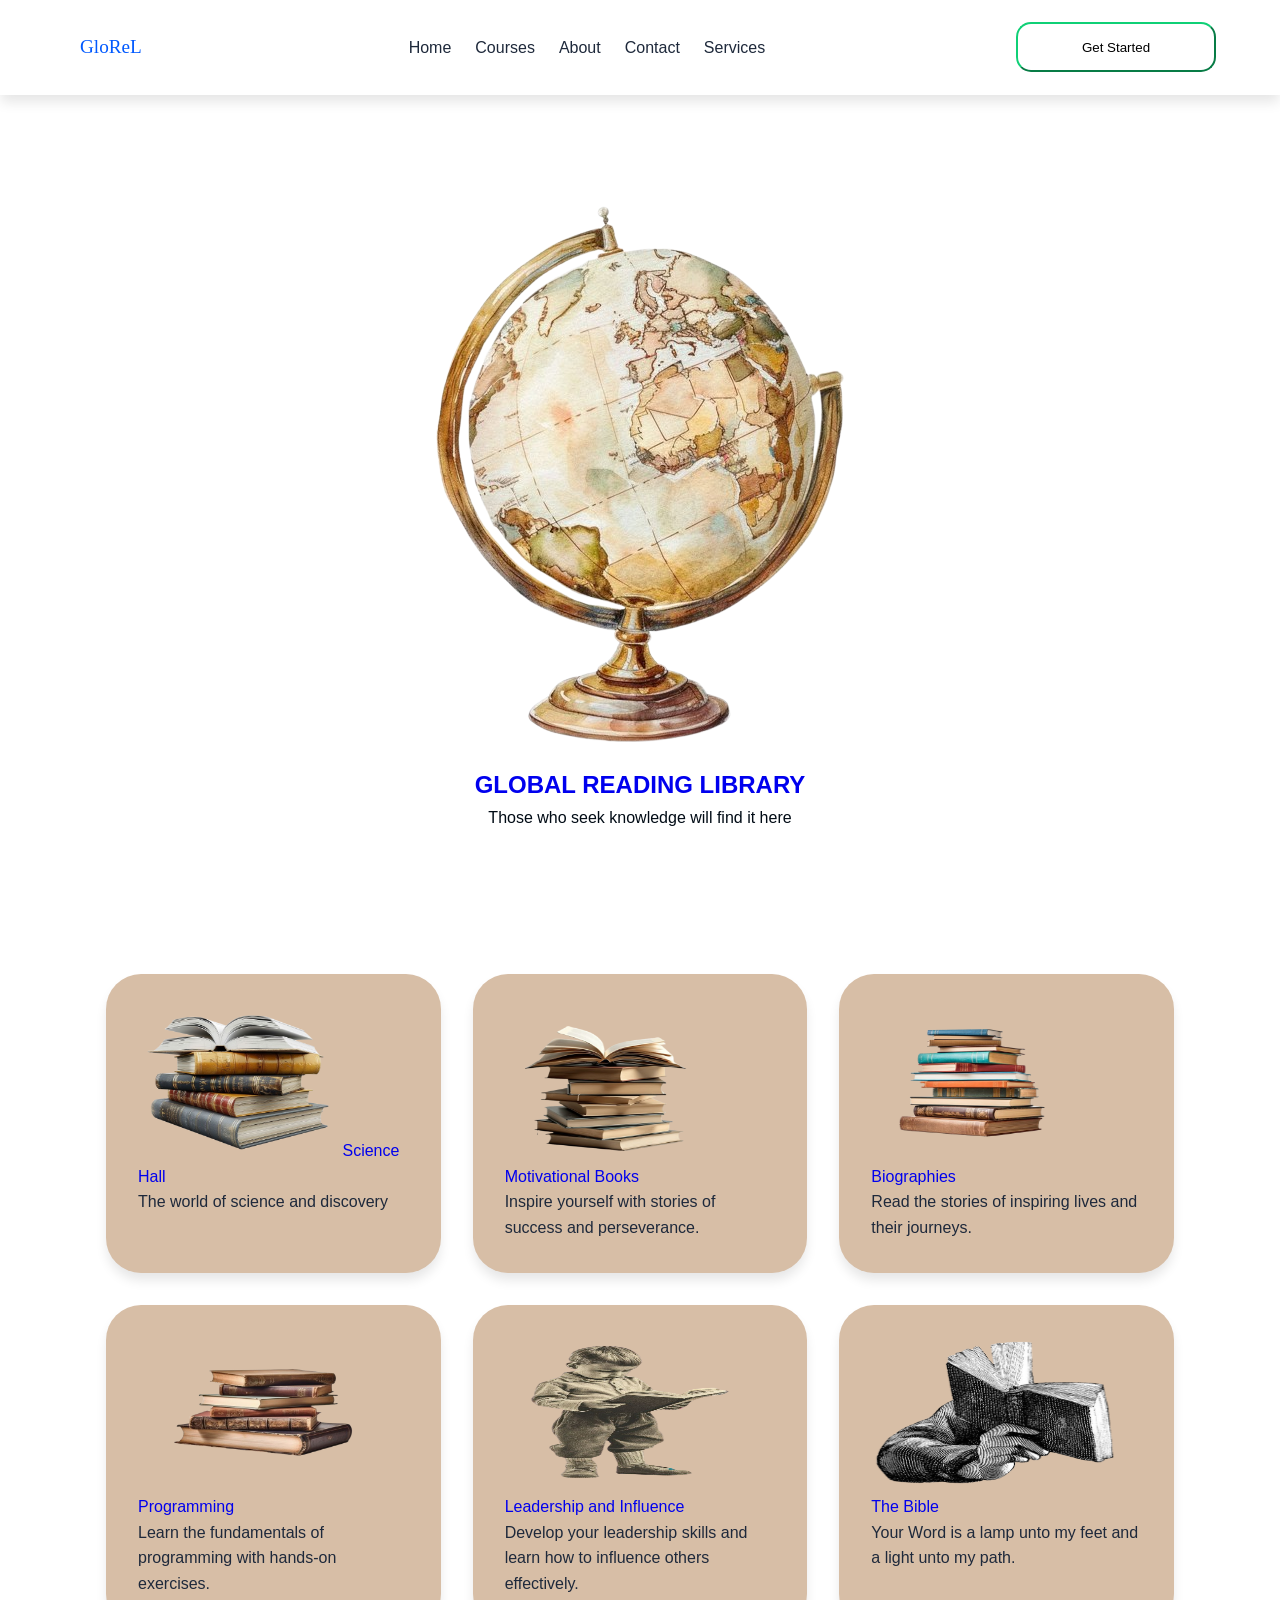
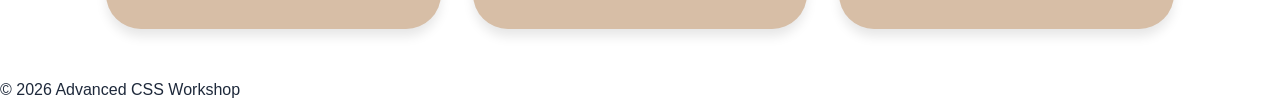
<file: index.html>
<!DOCTYPE html>
<html lang="en">
<head>
    <meta charset="UTF-8">
    <meta name="viewport" content="width=device-width, initial-scale=1.0">
    <title>Class 5: Advanced CSS & Responsive Design</title>
    <link rel="stylesheet" href="styleclass5.css">
</head>
<body>
    <header>
        <nav class="navbar">
            <div class="logo">GloReL</div>
            <ul class="nav-links">
                <li><a href="https://content.digitallibrary.io/about-the-gdl/" style="text-decoration: none;">Home</a></li>
                <li><a href="https://alison.com/course/" style="text-decoration: none;">Courses</a></li>
                <li><a href="https://www.chapterone.org/uk/library" style="text-decoration: none;">About</a></li>
                <li><a href="https://www.reading.ac.uk/library/contacts-support" style="text-decoration: none;">Contact</a></li>
                <li><a href="https://readingagency.org.uk/our-work/" style="text-decoration: none;">Services</a></li>
            </ul>
            <a href="regform.html"><button class="btn-cta">Get Started</button></a>
        </nav>
    </header>

    <section class="hero"> 
        <img src="image/atlas.png" alt="Hero Image" width="%" height="auto"></img></a>
           <a href="https://www.worldreader.org/" style="text-decoration: none;"><h1>GLOBAL READING LIBRARY</h1></a>
        <p>Those who seek knowledge will find it here</p>
    </section>

    <main class="container">
        <section class="features-grid">
            <div class="card">
                <img src="image/book2a.png" alt="Book Image" width="200" height="150"></img></a>
         <a href="https://www.nature.com/" target="_blank" style="text-decoration: none;">Science Hall</a>
                <p>The world of science and discovery</p>
            </div>
            <div class="card">
                <img src="image/book1a.png" alt="Book Image" width="200" height="150"></img>
                               <a href="https://www.goodreads.com/shelf/show/motivational" target="_blank" style="text-decoration: none;">Motivational Books</a>
                <p>Inspire yourself with stories of success and perseverance.</p>
            </div>
            <div class="card">
                <img src="image/book4a.png" alt="Book Image" width="200" height="150"></img>    
              <a href="https://about.ebsco.com/products/research-databases/biography-reference-source" target="blank" style="text-decoration: none;">Biographies</a>
                <p>Read the stories of inspiring lives and their journeys.</p>
            </div>
            <div class="card">
                <img src="image/book5a.png" alt="Book Image" width="250" height="150"></img>
                               <a href="https://www.codewars.com/" target="_blank" style="text-decoration: none;">Programming</a>
                <p>Learn the fundamentals of programming with hands-on exercises.</p>
            </div>
            <div class="card">
                <img src="image/book7.png" alt="Book Image" width="250" height="150"></img>
    
                <a href="https://cmoe.com/25-best-leadership-websites/" target="_blank" style="text-decoration: none;">Leadership and Influence</a>
                <p>Develop your leadership skills and learn how to influence others effectively.</p>
            </div>
            <div class="card">
                <img src="image/bible.png" alt="bible Image" width="250" height="150"></img>
                <a href="https://www.biblegateway.com/" target="_blank" style="text-decoration: none;">The Bible</a>
                <p>Your Word is a lamp unto my feet and a light unto my path.</p>
            </div>
        </section>
    </main>

    <footer>
        <p>&copy; 2026 Advanced CSS Workshop</p>
    </footer>

</body>
</html>
</file>
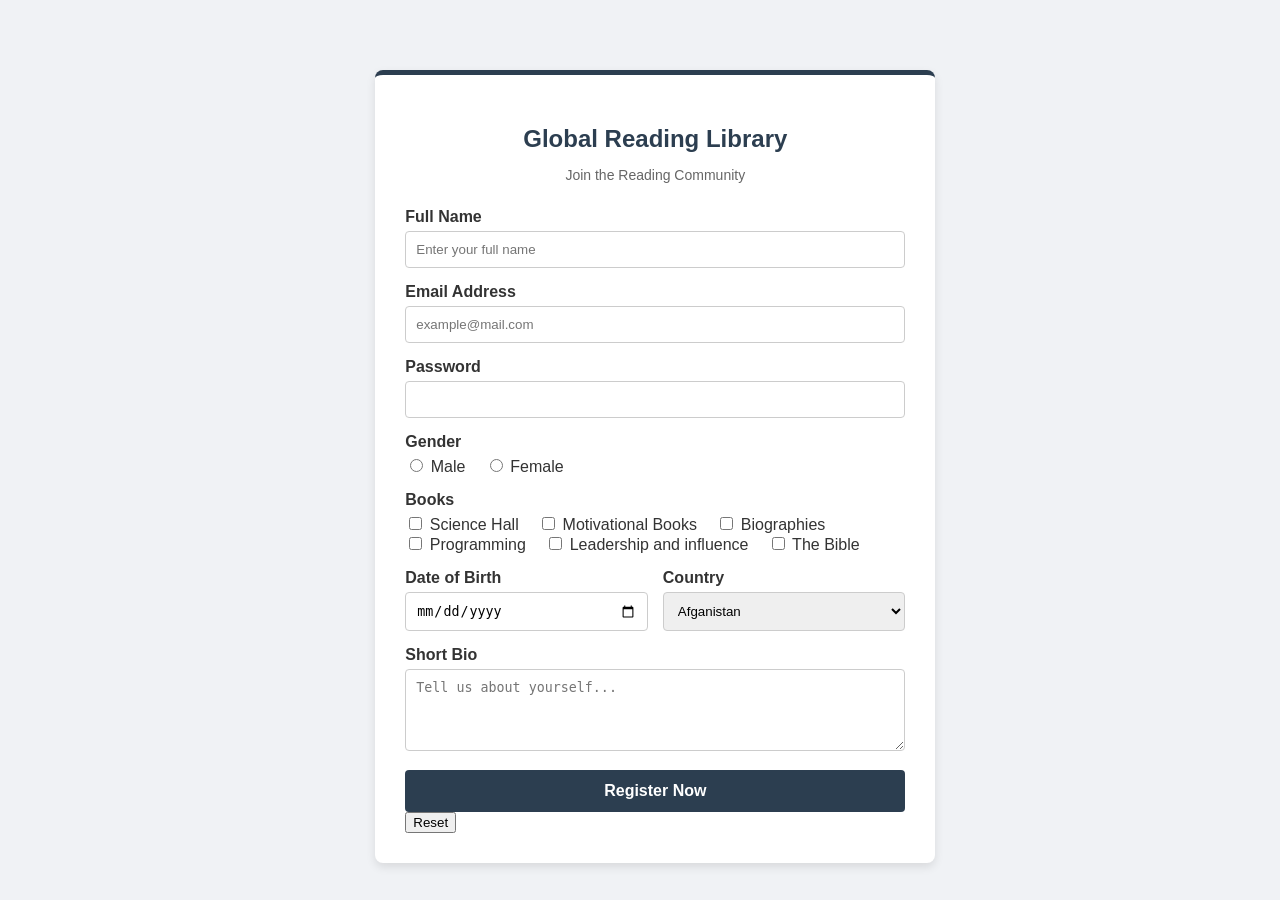
<file: regform.html>
<!DOCTYPE html>
<html lang="en">
<head>
    <meta charset="UTF-8">
    <meta name="viewport" content="width=device-width, initial-scale=1.0">
    <title>Global Reading Library</title>
    <link rel="stylesheet" href="regstyless.css">
</head>
<body>

    <main>
        <section class="form-container">
            <h2>Global Reading Library</h2>
            <p>Join the Reading Community</p>
            
            <form action="#" method="POST">
                <div class="form-group">
                    <label for="fullname">Full Name</label>
                    <input type="text" id="fullname" name="fullname" placeholder="Enter your full name" required>
                </div>

                <div class="form-group">
                    <label for="email">Email Address</label>
                    <input type="email" id="email" name="email" placeholder="example@mail.com" required>
                </div>

                <div class="form-group">
                    <label for="password">Password</label>
                    <input type="password" id="password" name="password" required>
                </div>

                <div class="form-group">
                    <label>Gender</label>
                    <div class="radio-group">
                        <input type="radio" id="male" name="gender" value="male">
                        <label for="male" class="inline-label">Male</label>
                        <input type="radio" id="female" name="gender" value="female">
                        <label for="female" class="inline-label">Female</label>
                    </div>
                </div>

                <div class="form-group">
                    <label>Books</label>
                    <div class="checkbox-group">
                        <input type="checkbox" id="Science Hall" name="Books" value="Science Hall">
                        <label for="Science Hall" class="inline-label">Science Hall</label>
                        <input type="checkbox" id="Motivational Books" name="Books" value="Motivational Books">
                        <label for="Motivational Books" class="inline-label">Motivational Books</label>
                        <input type="checkbox" id="Biographies" name="Books" value="Biographies">
                        <label for="Biographies" class="inline-label">Biographies</label><br>
                        <input type="checkbox" id="Programming" name="Books" value="Programming">
                        <label for="Programming" class="inline-label">Programming</label>
                        <input type="checkbox" id="Leadership and influence" name="Books" value="Leadership and influence">
                        <label for="Leadership and influence" class="inline-label">Leadership and influence</label>
                                               <input type="checkbox" id="The Bible" name="Books" value="The Bible">
                        <label for="The Bible" class="inline-label">The Bible</label>
                    </div>
                </div>

                <div class="form-row">
                    <div class="form-group">
                        <label for="dob">Date of Birth</label>
                        <input type="date" id="dob" name="dob">
                    </div>
                    <div class="form-group">
                        <label for="country">Country</label>
                        <select id="country" name="country">
                             <option value="Afganistan">Afganistan</option>
                   <option value="Albania">Albania</option>
                   <option value="Algeria">Algeria</option>
                   <Option value="Andorra">Andorra</Option>
                   <Option value="Angola">Angola</Option>
                    <Option value="Antigua and Barbuda">Antigua and Barbuda</Option>
                   <Option value="Argentina">Argentina</Option>
                   <Option value="Armenia">Armenia</Option>
                   <Option value="Australia">Australia</Option>
                   <option value="Azerbaija">Azerbaija</option>
                   <Option value="Bahamas">Bahamas</Option>
                   <Option value="Bahrain">Bahrain</Option>
                   <Option value="Bangladesh">Bangladesh</Option>
                   <Option value="Barbados">Barbados</Option>
                   <option value="Belarus">Belarus</option>
                   <option value="Belize">Belize</option>
                   <option value="Benin">Benin</option>
                   <option value="Botswana">Botswana</option>
                   <option value="Brazil">Brazil</option>
                   <option value="Bulgaria">Bulgaria</option>
                   <option value="Burkina Faso">Burkina Faso</option>
                   <option value="Burundi">Burundi</option>
                   <option value="Cameroon">Cameroon</option>
                   <Option value="Canada">Canada</Option>
                   <Option value="Chad">Chad</Option>
                   <option value="Chile">Chile</option>
                   <Option value="China">China</Option>
                   <Option value="Colombia">Colombia</Option>
                   <Option value="Congo">Condo</Option>
                   <Option value="Costa Rica">Costa Rica</Option>
                   <Option value="Cote d'Ivoire">Cote d'Ivoire</Option>
                   <option value="Croatia">Croatia</option>
                   <option value="Cuba">Cuba</option>
                   <Option value="Cyprus">Cyprus</Option>
                   <Option value="Czech Republic">Czech Republic</Option>
                   <Option value="Denmark">Denmark</Option>
                   <Option value="Ecuador">Ecuador</Option>
                   <Option value="Egypt">Egypt</Option>
                   <Option value="El Salvador">El Salvador</Option>
                   <option value="Equatorial Guinea">Equatoria Guinea</option>
                   <option value="Estoia">Estonia</option>
                   <option value="Ethopia">Ethopia</option>
                   <option value="Finaland">Finland</option>
                   <option value="France">France</option>
                   <Option value="Gabon">Gabon</Option>
                   <Option  value="Gambia">Gambia</Option>
                   <Option value="Georgia">Georgia</Option>
                   <Option value="Germany">Germany</Option>
                   <Option value="Ghana">Ghana</Option>
                   <option value="Greece">Greece</option>
                   <option value="Guinea-Bissau">Guinea-Bissau</option>
                   <option value="Haiti">Haiti</option>
                   <option value="Hungary">Hungary</option>
                   <option value="Iceland">Iceland</option>
                   <option value="India">India</option>
                   <option value="Indonesia">Indonesia</option>
                   <Option value="Iran">Iran</Option>
                   <Option value="Iraq">Iraq</Option>
                   <option value="Ireland">Ireland</option>
                   <option value="Israel">Israel</option>
                   <option value="Italy">Italy</option>
                   <option value="Jamaica">Jamaica</option>
                   <option value="Japan">Japan</option>
                   <option value="Jordan">Jordan</option>   
                   <option value="Kazakhstan">Kazakhstan</option>       
                   <option value="Kenya">Kenya</option>     
                   <option value="Kiribati">Kiribati</option>   
                   <option value="Kuwait">Kuwait</option>   
                   <option value="Kyrgyzstan">Kyrgyzstan</option>   
                   <option value="Laos">Laos</option>   
                   <option value="Latvia">Latvia</option>
                   <option value="Lebanon">Lebanon</option>     
                   <option value="Lesotho">Lesotho</option> 
                     <option value="Liberia">Liberia</option>   
                     <option value="Libya">Libya</option>   
                     <option value="Liechtenstein">Liechtenstein</option>   
                     <option value="Lithuania">Lithuania</option>   
                     <option value="Luxembourg">Luxembourg</option> 
                     <option value="Madagascar">Madagascar</option> 
                     <option value="Malawi">Malawi</option> 
                     <option value="Malaysia">Malaysia</option> 
                     <option value="Mali">Mali</option>
                     <option value="Malta">Malta</option>   
                     <option value="Marshall Islands">Marshall Islands</option>
                     <option value="Mexico">Mexico</option>
                     <option value="Nigeria">Nigeria</option>
                     <option value="Norway">Norway</option>
                        <option value="Oman">Oman</option>
                        <option value="Pakistan">Pakistan</option>
                        <option value="Poland">Poland</option>
                        <option value="Portugal">Portugal</option>
                        <option value="Qatar">Qatar</option>
                        <option value="Romania">Romania</option>   
                        <option value="Russia">Russia</option>
                        <option value="Rwanda">Rwanda</option>    
                        <option value="Saint Kitts and Nevis">Saint Kitts and Nevis</option>
                        <option value="Saint Lucia">Saint Lucia</option>   
                        <option value="Saudi Arabia">Saudi Arabia</option>
                        <Option value="United Kingdom">United Kingdom</Option>
                        <Option value="United States">United States</Option>    
                        <option value="Zimbabwe">Zimbabwe</option>   

                        </select>
                    </div>
                </div>

                <div class="form-group">
                    <label for="bio">Short Bio</label>
                    <textarea id="bio" name="bio" rows="4" placeholder="Tell us about yourself..."></textarea>
                </div>

                <button type="submit" id="submit-btn">Register Now</button>
                <button type="reset" id="reset-btn">Reset</button>
            </form>
        </section>
    </main>

</body>
</html>
</file>
<file: styleclass5.css>
/* 1. CSS VARIABLES (Custom Properties) */
:root {
    --primary-color:none 0;
    --dark-bg: #1e293b;
    --light-text: #010b15;
    --gray-text: #64748b;
    --bolu: #0059ff;
    --card-shadow: 0 8px 12px -1px rgba(0, 0, 0, 0.1);
    --padding-base: 2rem;
}

/* Base Styles */
* {
    margin: 0;
    padding: 0;
    box-sizing: border-box;
}

body {
    font-family: 'Segoe UI', Tahoma, Geneva, Verdana, sans-serif;
    line-height: 1.6;
    color: var(--dark-bg);
}

/* 2. FLEXBOX: Navigation Layout */
.navbar {
    display: flex;
    text-decoration: none;
    justify-content: space-between;
    align-items: center;
    padding: 1rem 5%;
    background: white;
    box-shadow: var(--card-shadow);
}

.nav-links {
    display: flex;
    list-style: none;
    gap: 1.5rem;
}

.nav-links a {
    text-decoration: none;
    color: var(--dark-bg);
    font-weight: 500;
}

/* 3. RESPONSIVE HERO SECTION */
.hero {
    text-align: center;
    padding: 4rem 1rem;
    background: var(--primary-color);
    color: var(--light-text);
}

.logo{
    padding: 1rem;
    font-family: Arial Black;
    color: var(--bolu);
    font-weight:300;
    font-size: larger;
}

/* 4. CSS GRID: Features Section */
.container {
    text-decoration: none;
    max-width: 1100px;
    margin: 3rem auto;
    padding: 0 1rem;
}

.features-grid {
    display: grid;
    /* Default: 1 column for mobile */
    grid-template-columns: 1fr;
    gap: 2rem;
}

.card {
    padding: var(--padding-base);
    text-decoration: none;
        background: rgb(215, 190, 166);
    border-radius: 35px;
    box-shadow: var(--card-shadow);
    border-top: 4px solid var(--primary-color);
}

.btn-cta{
    border-radius: 15px;
    padding: 0.5rem 1.5rem;
    background: var(--primary-color);
    color: #000;
    width: 200px;
    height: 50px;
    border-color: #0fd076;
}

/* 5. MEDIA QUERIES (Responsive Layout Structure) */

/* Tablets */
@media (min-width: 768px) {
    .features-grid {
        grid-template-columns: repeat(2, 1fr);
    }
}

/* Desktops */
@media (min-width: 1024px) {
    .features-grid {
        grid-template-columns: repeat(3, 1fr);
    }
    
    .hero {
        padding: 6rem 1rem;
    }
}
</file>
<file: regstyless.css>
/* 1. General Styles & Typography */
body {
    font-family: 'Segoe UI', Tahoma, Geneva, Verdana, sans-serif; /* Typography */
    background-color: #f0f2f5; /* Background Color */
    color: #333;
    margin: 0;
    padding: 20px;
    display: flex;
    justify-content: center;
}

/* 2. Box Model Application (Container) */
.form-container {
    background-color: #ffffff;
    max-width: 500px;
    width: 100%;
    padding: 30px; /* Internal space */
    margin-top: 50px; /* External space */
    border-radius: 8px; /* Rounded corners */
    box-shadow: 0 4px 10px rgba(0, 0, 0, 0.1); /* Subtle depth */
    border-top: 5px solid #2c3e50; /* Top accent border */
}

h2 {
    text-align: center; /* Text alignment */
    color: #2c3e50;
    margin-bottom: 5px;
}

p {
    text-align: center;
    font-size: 14px;
    color: #666;
    margin-bottom: 25px;
}

/* 3. Form Element Styling */
.form-group {
    margin-bottom: 15px; /* Spacing between rows */
}

label {
    display: block; /* Makes label sit above input */
    font-weight: bold;
    margin-bottom: 5px;
}

input[type="text"],
input[type="email"],
input[type="password"],
input[type="date"],
select,
textarea {
    width: 100%;
    padding: 10px; /* Space inside the input */
    border: 1px solid #ccc; /* Border foundation */
    border-radius: 4px;
    box-sizing: border-box; /* Ensures padding doesn't increase width */
    overflow: hidden;
}

/* 4. Selectors (ID & Pseudo-classes) */
#submit-btn {
    width: 100%;
    background-color: #2c3e50;
    color: white;
    padding: 12px;
    border: none;
    border-radius: 4px;
    font-size: 16px;
    font-weight: bold;
    cursor: pointer;
    transition: background 0.3s ease; /* Smooth color change */
}

#submit-btn:hover {
    background-color: #34495e; /* Hover effect */
}

/* Helper classes for inline elements */
.inline-label {
    display: inline;
    font-weight: normal;
    margin-right: 15px;
}

.form-row {
    display: flex;
    gap: 15px;
}

.form-row .form-group {
    flex: 1;
}
</file>
